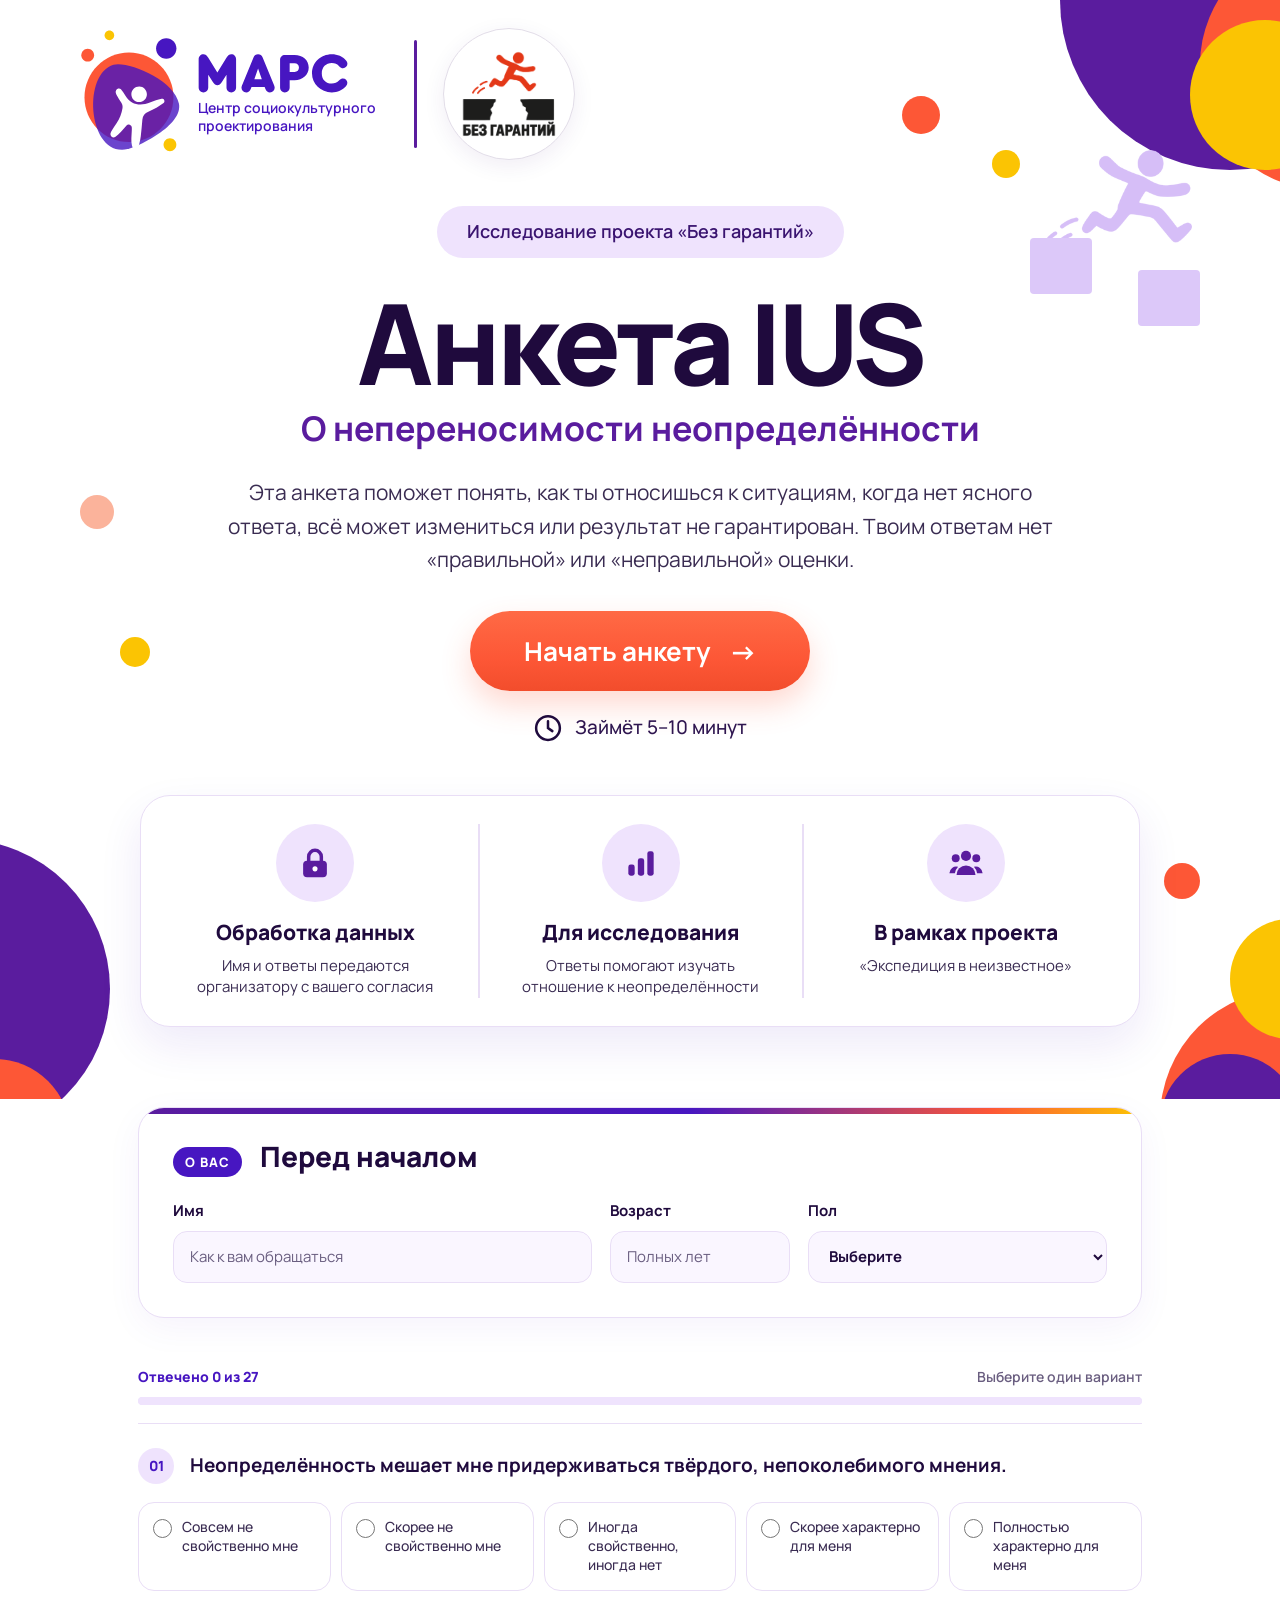
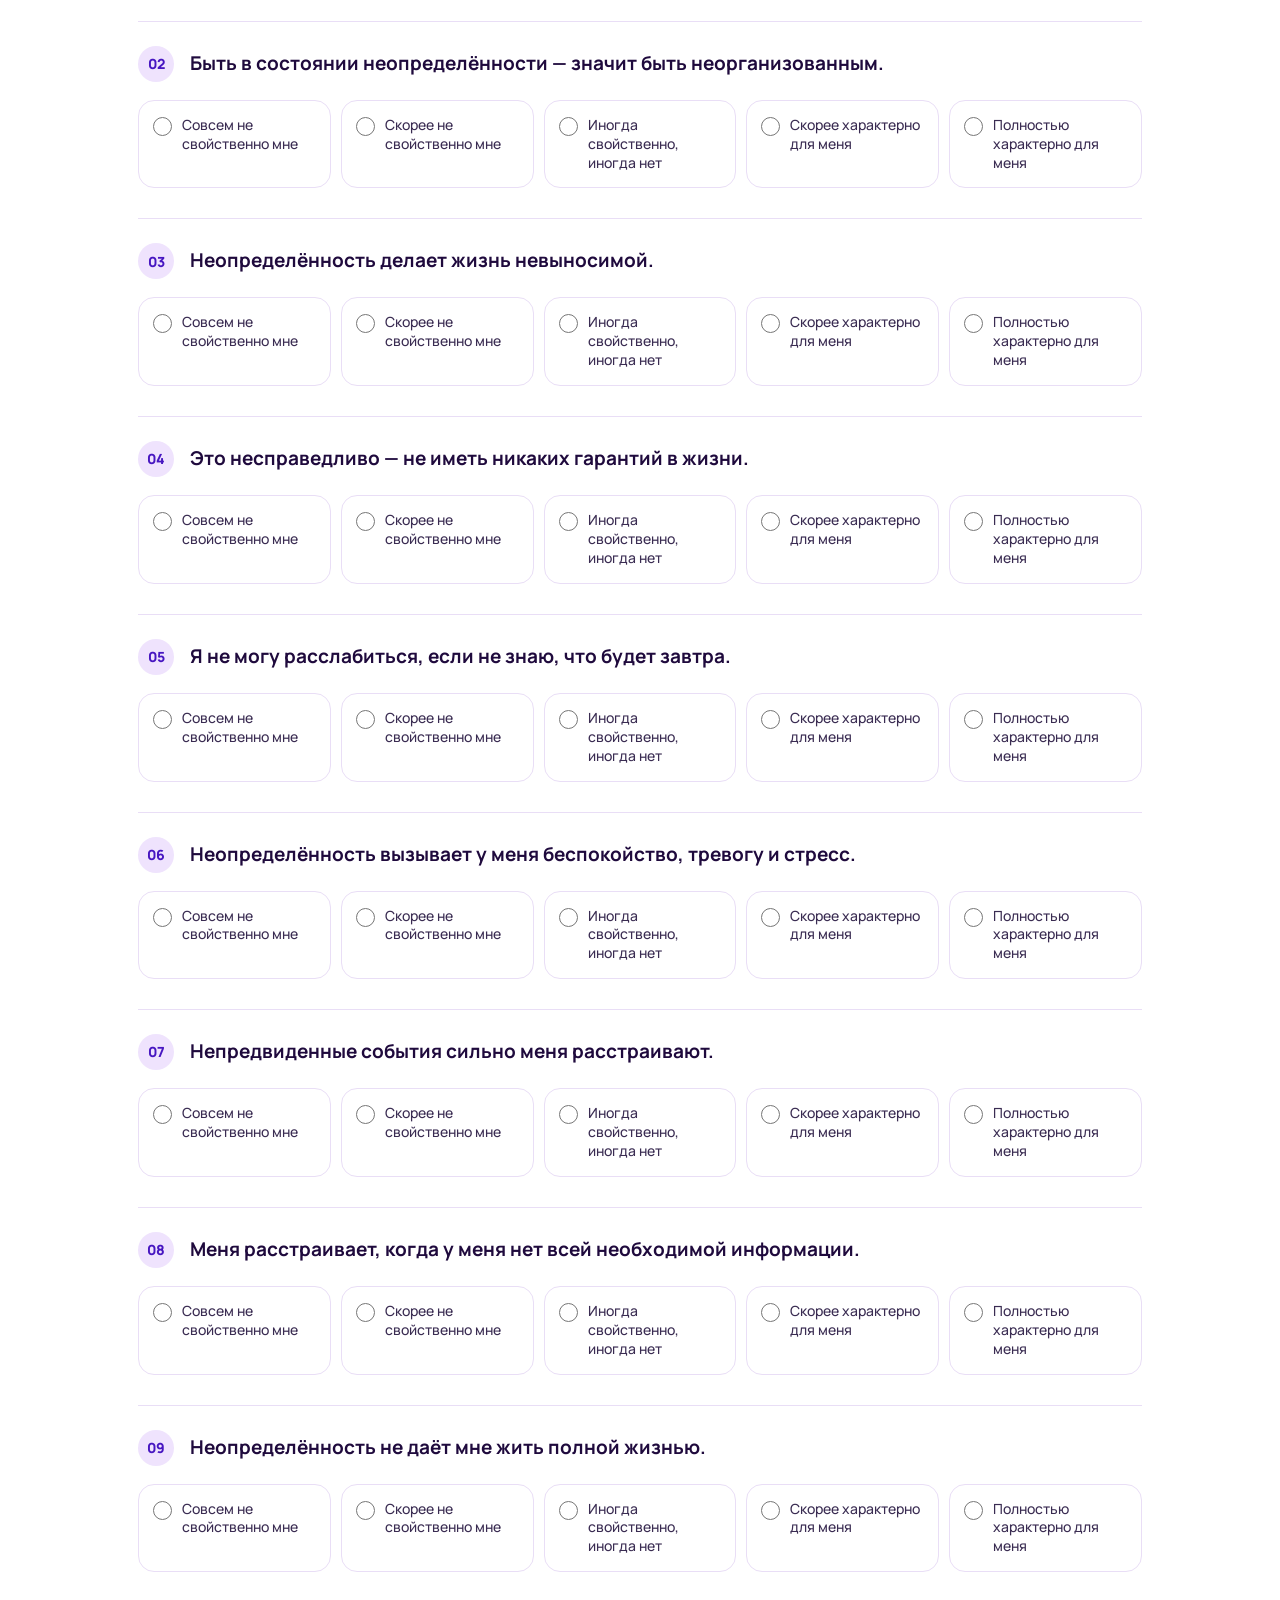
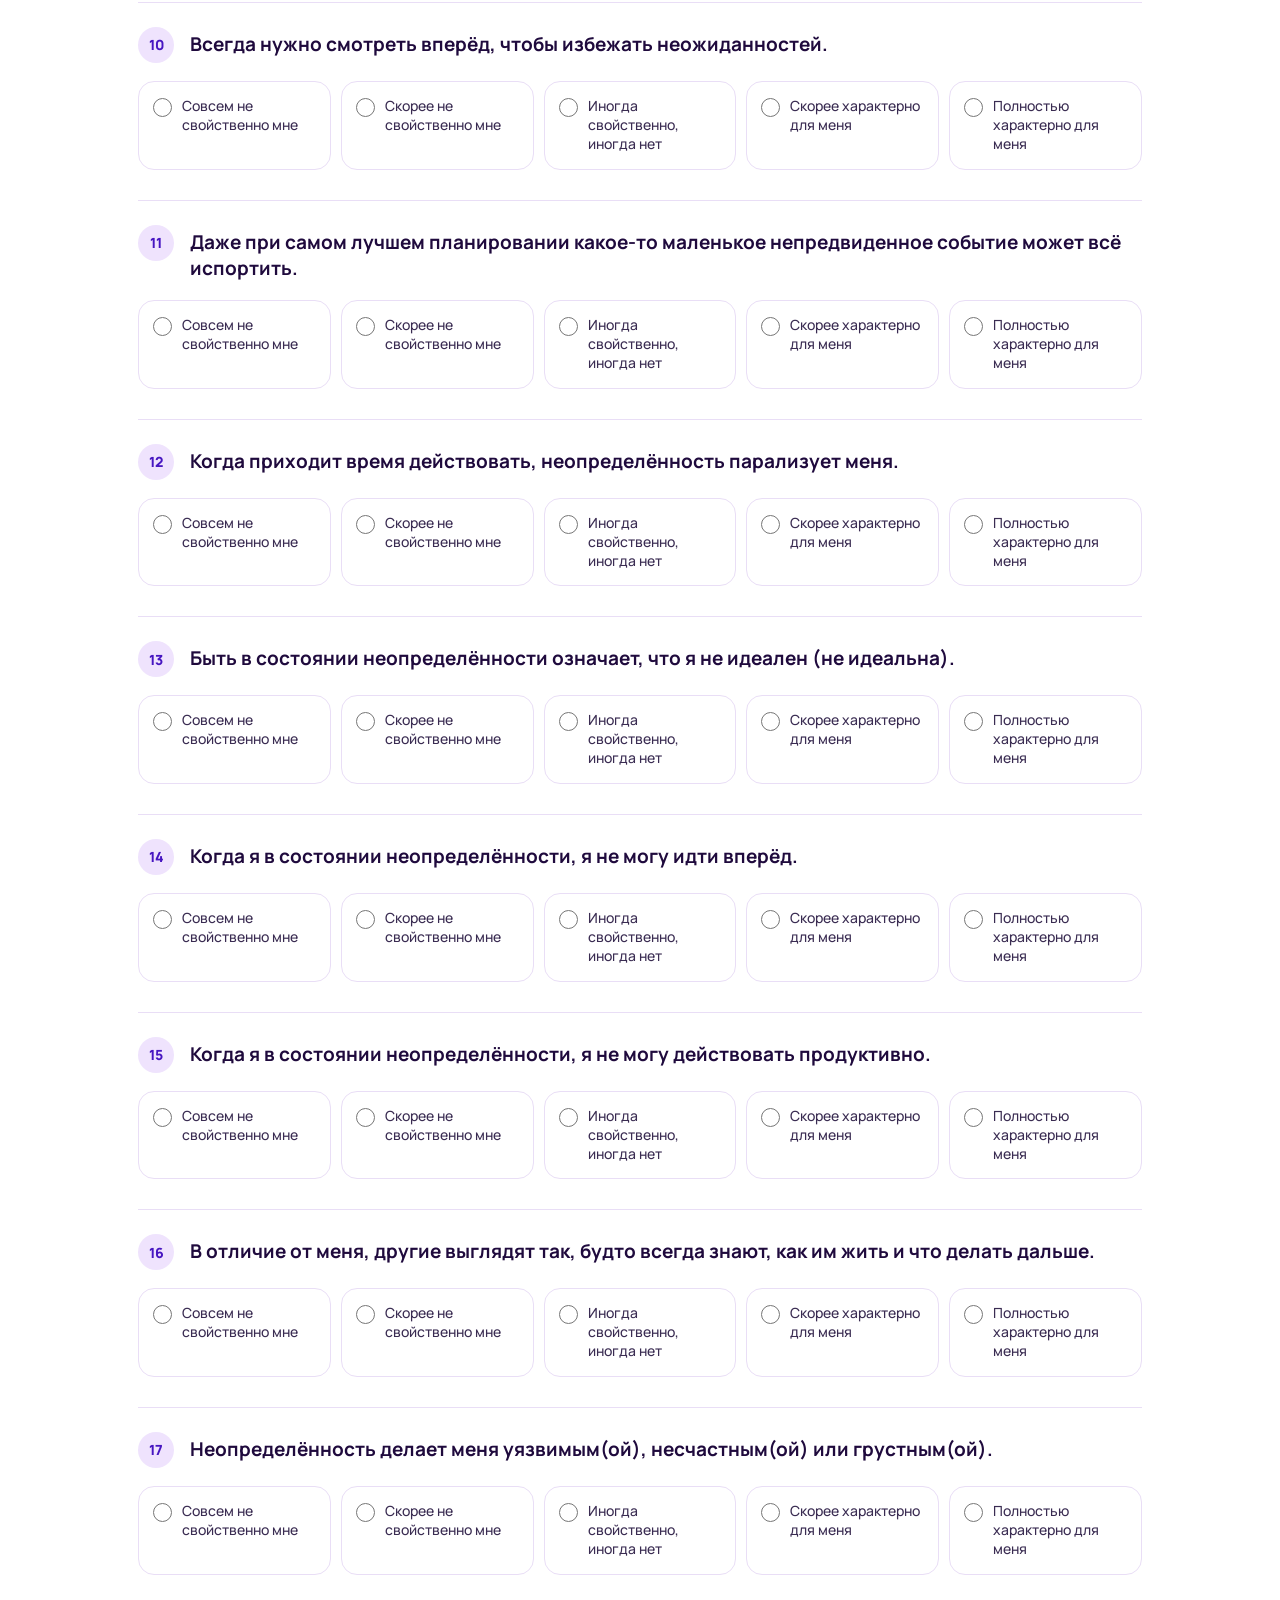
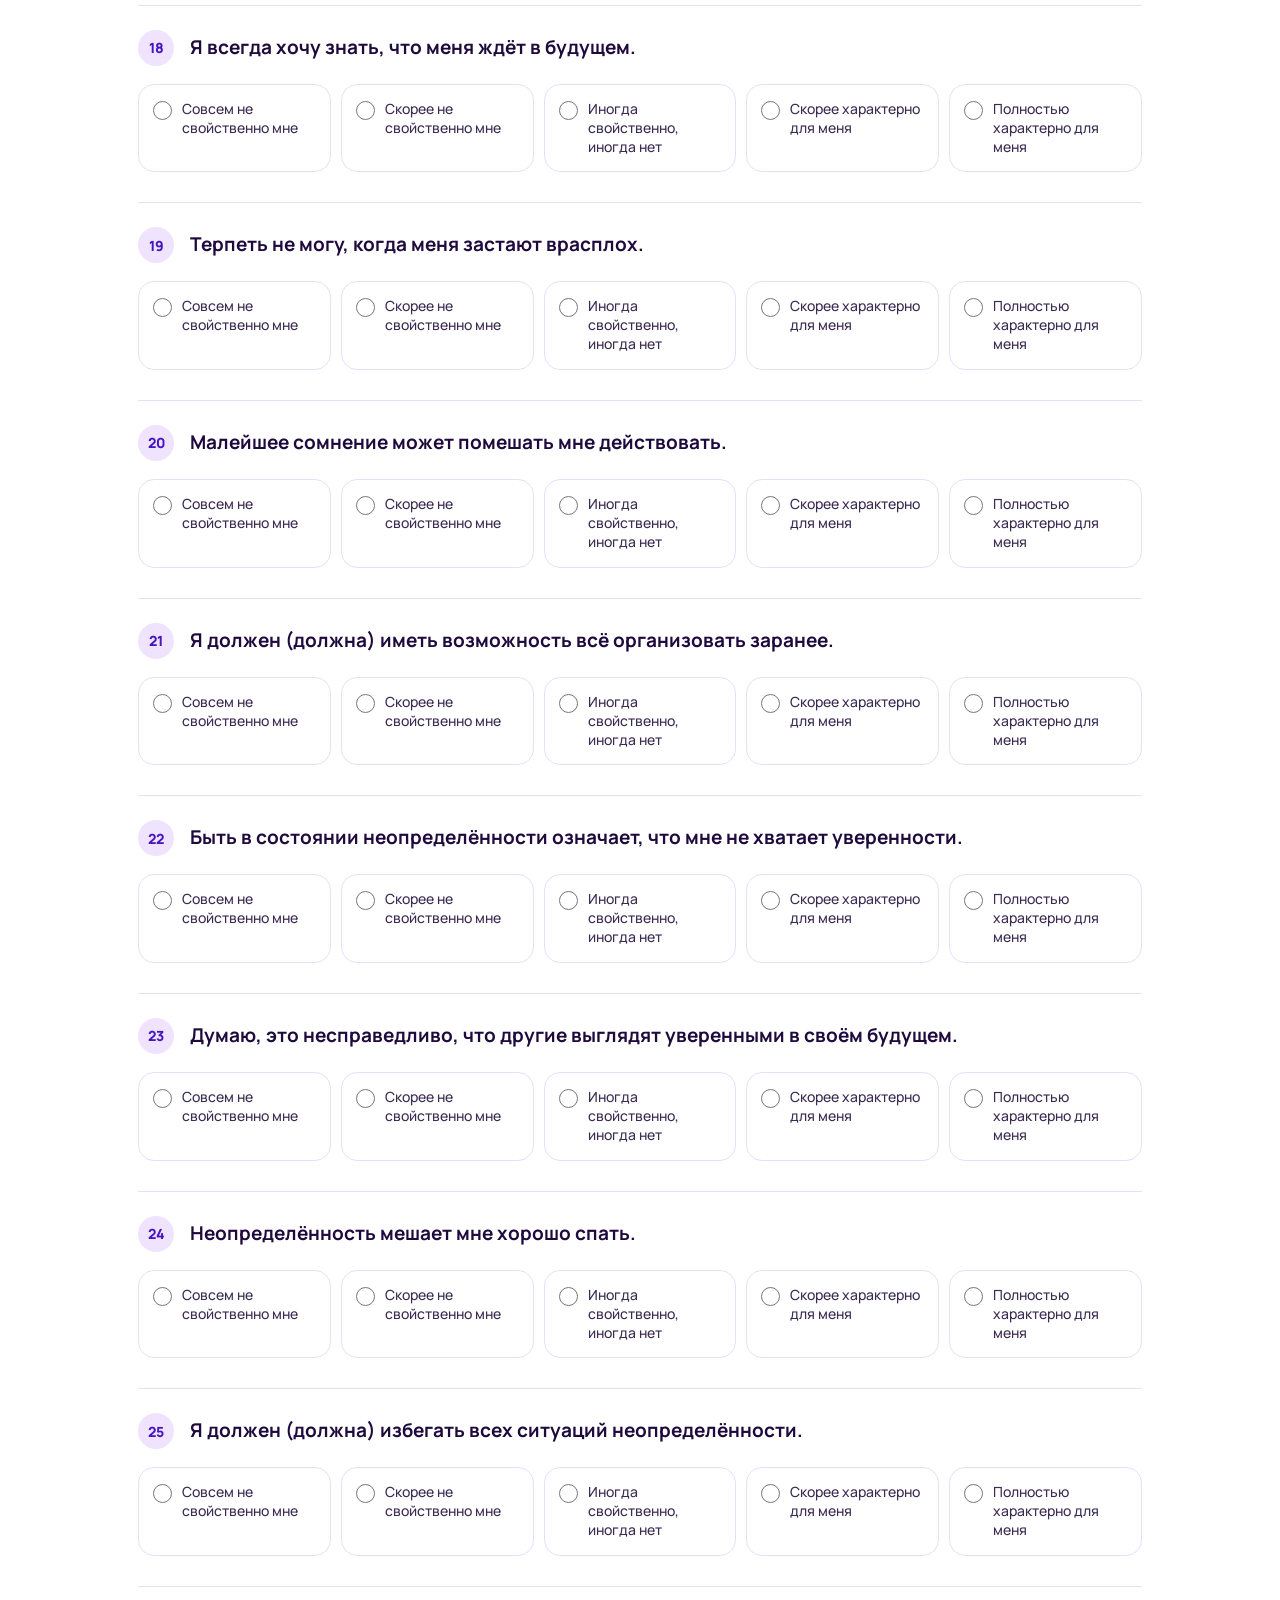
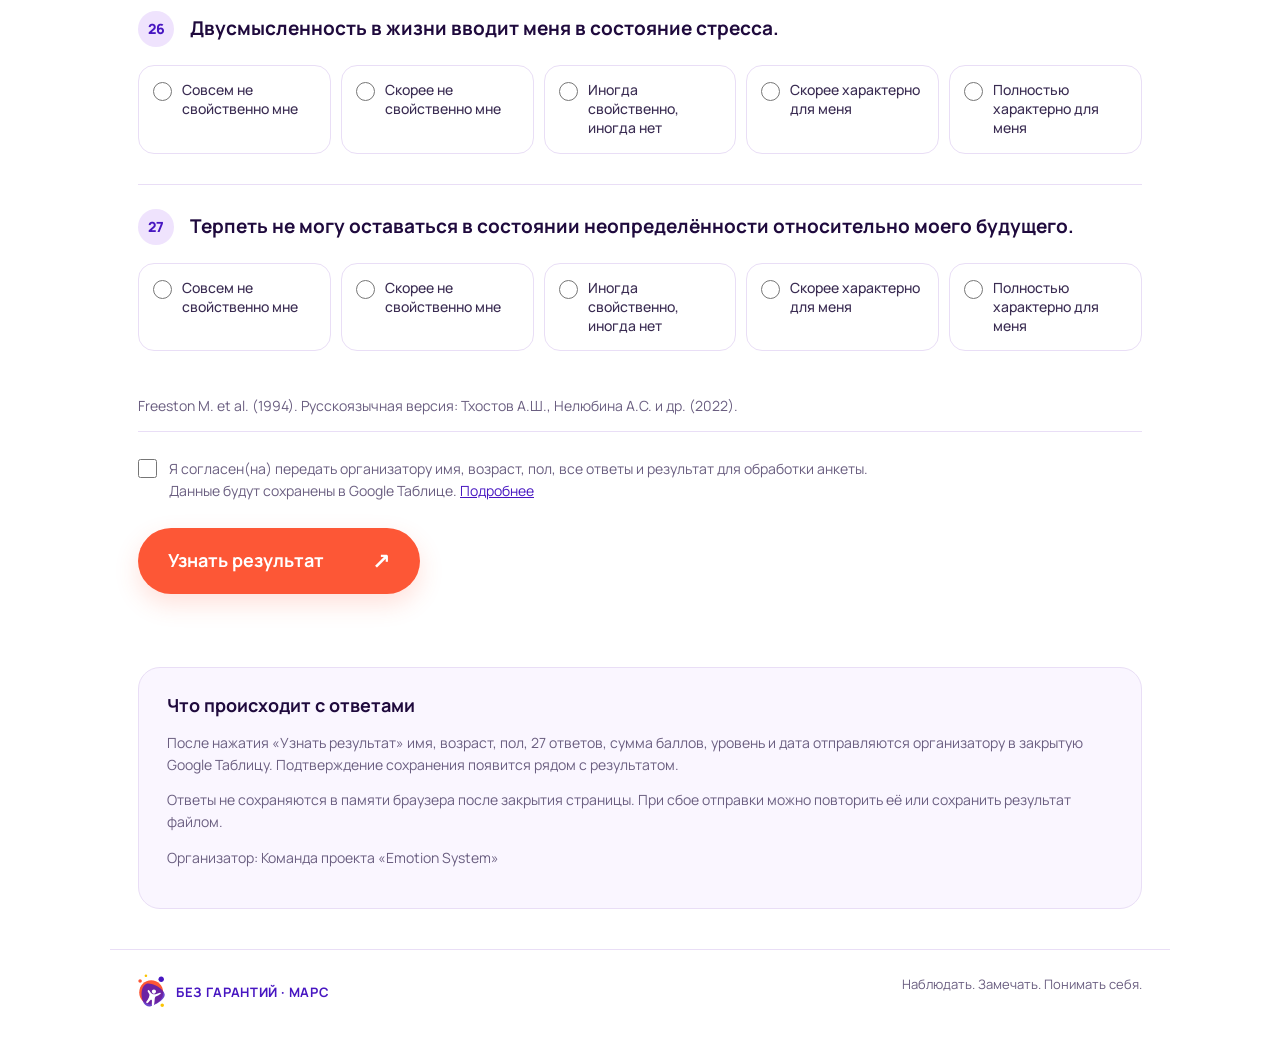
<file: docs/index.html>
<!doctype html>
<html lang="ru">
<head>
  <meta charset="utf-8">
  <meta name="viewport" content="width=device-width,initial-scale=1">
  <meta name="description" content="Анкета о переносимости неопределённости. 27 утверждений, результат сразу после заполнения.">
  <meta name="referrer" content="no-referrer">
  <title>Анкета IUS — Без гарантий · МАРС</title>
  <meta name="theme-color" content="#4716c1">
  <link rel="icon" href="mars-mark.svg" type="image/svg+xml">
  <link rel="preconnect" href="https://fonts.googleapis.com">
  <link rel="preconnect" href="https://fonts.gstatic.com" crossorigin>
  <link rel="stylesheet" href="https://fonts.googleapis.com/css2?family=Manrope:wght@400;500;600;700;800&display=swap">
  <link rel="stylesheet" href="styles.css?v=mars-brand-20261109">
  <script defer src="config.js?v=20261104-original-results"></script>
  <script defer src="scoring.js"></script>
  <script defer src="app.js?v=20261104-sex-options"></script>
</head>
<body>
  <a class="skip" href="#main">Перейти к анкете</a>
  <div class="hero">
    <div class="deco" aria-hidden="true"><i class="blob blob-tr1"></i><i class="blob blob-tr2"></i><i class="blob blob-tr3"></i><i class="blob blob-bl1"></i><i class="blob blob-bl2"></i><i class="blob blob-br1"></i><i class="blob blob-br2"></i><i class="blob blob-br3"></i><i class="dot dot-1"></i><i class="dot dot-2"></i><i class="dot dot-3"></i><i class="dot dot-4"></i><i class="dot dot-5"></i><span class="jumper"><img src="jumper.png" alt=""><b></b><b></b></span></div>
    <header class="masthead">
      <a class="mars" href="#main" aria-label="МАРС — Центр социокультурного проектирования"><img class="mars-mark" src="mars-mark.svg" alt=""><span class="mars-text"><img class="mars-wordmark" src="mars-wordmark.svg" alt=""><span>Центр социокультурного проектирования</span></span></a>
      <span class="brand-divider" aria-hidden="true"></span>
      <span class="project-badge"><img src="bez-garantiy.png" alt="Без гарантий"></span>
    </header>
    <section class="intro">
      <p class="eyebrow">Исследование проекта «Без гарантий»</p>
      <h1>Анкета IUS</h1>
      <p class="intro-subtitle">О непереносимости неопределённости</p>
      <p class="lead">Эта анкета поможет понять, как ты относишься к ситуациям, когда нет ясного ответа, всё может измениться или результат не гарантирован. Твоим ответам нет «правильной» или «неправильной» оценки.</p>
      <a class="start-link" href="#survey">Начать анкету <span aria-hidden="true">→</span></a>
      <p class="time-hint"><svg viewBox="0 0 24 24" aria-hidden="true"><circle cx="12" cy="12" r="9.5"/><path d="M12 6.5V12l3.5 2.5"/></svg>Займёт 5–10 минут</p>
      <div class="feature-strip">
        <div class="feature"><span class="feature-icon" aria-hidden="true"><svg viewBox="0 0 24 24"><rect x="4.5" y="10.5" width="15" height="10.5" rx="2.5" class="fill"/><path d="M8 10.5V8a4 4 0 0 1 8 0v2.5"/><circle cx="12" cy="15.7" r="1.6" fill="#fff" stroke="none"/></svg></span><strong>Обработка данных</strong><span>Имя и ответы передаются организатору с вашего согласия</span></div>
        <div class="feature"><span class="feature-icon" aria-hidden="true"><svg viewBox="0 0 24 24"><rect x="4" y="13" width="4" height="7" rx="1.5" class="fill"/><rect x="10" y="9" width="4" height="11" rx="1.5" class="fill"/><rect x="16" y="4.5" width="4" height="15.5" rx="1.5" class="fill"/></svg></span><strong>Для исследования</strong><span>Ответы помогают изучать отношение к неопределённости</span></div>
        <div class="feature"><span class="feature-icon" aria-hidden="true"><svg viewBox="0 0 24 24"><circle cx="12" cy="7.5" r="3.2" class="fill"/><circle cx="5.5" cy="9" r="2.5" class="fill"/><circle cx="18.5" cy="9" r="2.5" class="fill"/><path d="M6 19.5a6 6 0 0 1 12 0Z" class="fill"/><path d="M1.5 18.5a4.3 4.3 0 0 1 5.5-4.1 7.5 7.5 0 0 0-2 4.1ZM22.5 18.5a4.3 4.3 0 0 0-5.5-4.1 7.5 7.5 0 0 1 2 4.1Z" class="fill"/></svg></span><strong>В рамках проекта</strong><span>«Экспедиция в неизвестное»</span></div>
      </div>
    </section>
  </div>
  <main id="main">
    <section id="unavailable" class="notice" hidden>
      <h2>Анкета готовится к публикации</h2>
      <p>Сейчас мы проверяем формулировки и подключение отправки. Пожалуйста, вернитесь позже.</p>
    </section>
    <form id="survey" hidden>
      <section class="personal" aria-labelledby="personal-title">
        <div class="section-heading"><span>О вас</span><h2 id="personal-title">Перед началом</h2></div>
        <div class="fields">
          <label>Имя<input name="participantName" autocomplete="given-name" maxlength="100" required placeholder="Как к вам обращаться"></label>
          <label>Возраст<input name="age" type="number" inputmode="numeric" min="1" max="120" step="1" required placeholder="Полных лет"></label>
          <label>Пол<select name="sex" required><option value="">Выберите</option><option value="male">Мужчина</option><option value="female">Женщина</option></select></label>
        </div>
      </section>
      <div class="progress-wrap">
        <div class="progress-header"><span id="progress-text">Отвечено 0 из 27</span><span>Выберите один вариант</span></div>
        <progress id="progress" max="27" value="0" aria-label="Заполнение анкеты"></progress>
      </div>
      <section id="questions" aria-label="Утверждения анкеты"></section>
      <p class="note">Freeston M. et al. (1994). Русскоязычная версия: Тхостов А.Ш., Нелюбина А.С. и др. (2022).</p>
      <section class="submit-section">
        <label class="consent"><input type="checkbox" name="consent" required><span>Я согласен(на) передать организатору имя, возраст, пол, все ответы и результат для обработки анкеты. Данные будут сохранены в Google Таблице. <a href="#privacy">Подробнее</a></span></label>
        <label class="honeypot" aria-hidden="true">Оставьте пустым<input name="website" tabindex="-1" autocomplete="off"></label>
        <button class="primary" id="submit" type="submit">Узнать результат <span aria-hidden="true">↗</span></button>
        <p id="form-message" role="alert"></p>
      </section>
    </form>
    <section id="result" class="result" tabindex="-1" aria-labelledby="result-title" hidden>
      <p class="eyebrow">ВАШ РЕЗУЛЬТАТ</p>
      <h2 id="result-title"></h2>
      <p class="score"><strong id="score"></strong><span>из 135</span></p>
      <div id="segments" class="segments" aria-hidden="true"></div>
      <div class="scale-labels"><span>0</span><span>135</span></div>
      <p id="interpretation"></p>
      <p class="note" id="result-disclaimer">Результат теста не является диагнозом. Клинических порогов у шкалы нет — диапазоны даны по размаху шкалы как ориентир; информативнее всего сравнивать свой балл в динамике.</p>
      <div class="delivery"><span id="delivery-status" role="status" aria-live="polite"></span><button id="retry" class="secondary" type="button" hidden>Повторить отправку</button></div>
      <div class="actions"><button id="copy" class="secondary" type="button">Скопировать результат</button><button id="download" class="secondary" type="button">Сохранить ответы</button><button id="again" class="text-button" type="button">Пройти ещё раз</button></div>
      <h2>Что дальше</h2>
      <p>Если число оказалось выше, чем вы ожидали, — это не приговор и не повод принимать решения прямо сейчас. Состояние, которое измеряет опросник, меняется; вопрос не в цифре, а в том, мешает ли оно вам жить.</p>
    </section>
    <section id="privacy" class="privacy">
      <h2>Что происходит с ответами</h2>
      <p>После нажатия «Узнать результат» имя, возраст, пол, 27 ответов, сумма баллов, уровень и дата отправляются организатору в закрытую Google Таблицу. Подтверждение сохранения появится рядом с результатом.</p>
      <p>Ответы не сохраняются в памяти браузера после закрытия страницы. При сбое отправки можно повторить её или сохранить результат файлом.</p>
      <p id="owner"></p><p id="contact"></p>
    </section>
  </main>
  <footer><span class="footer-brand"><img src="mars-mark.svg" alt="">Без гарантий · МАРС</span><span>Наблюдать. Замечать. Понимать себя.</span></footer>
</body>
</html>
</file>
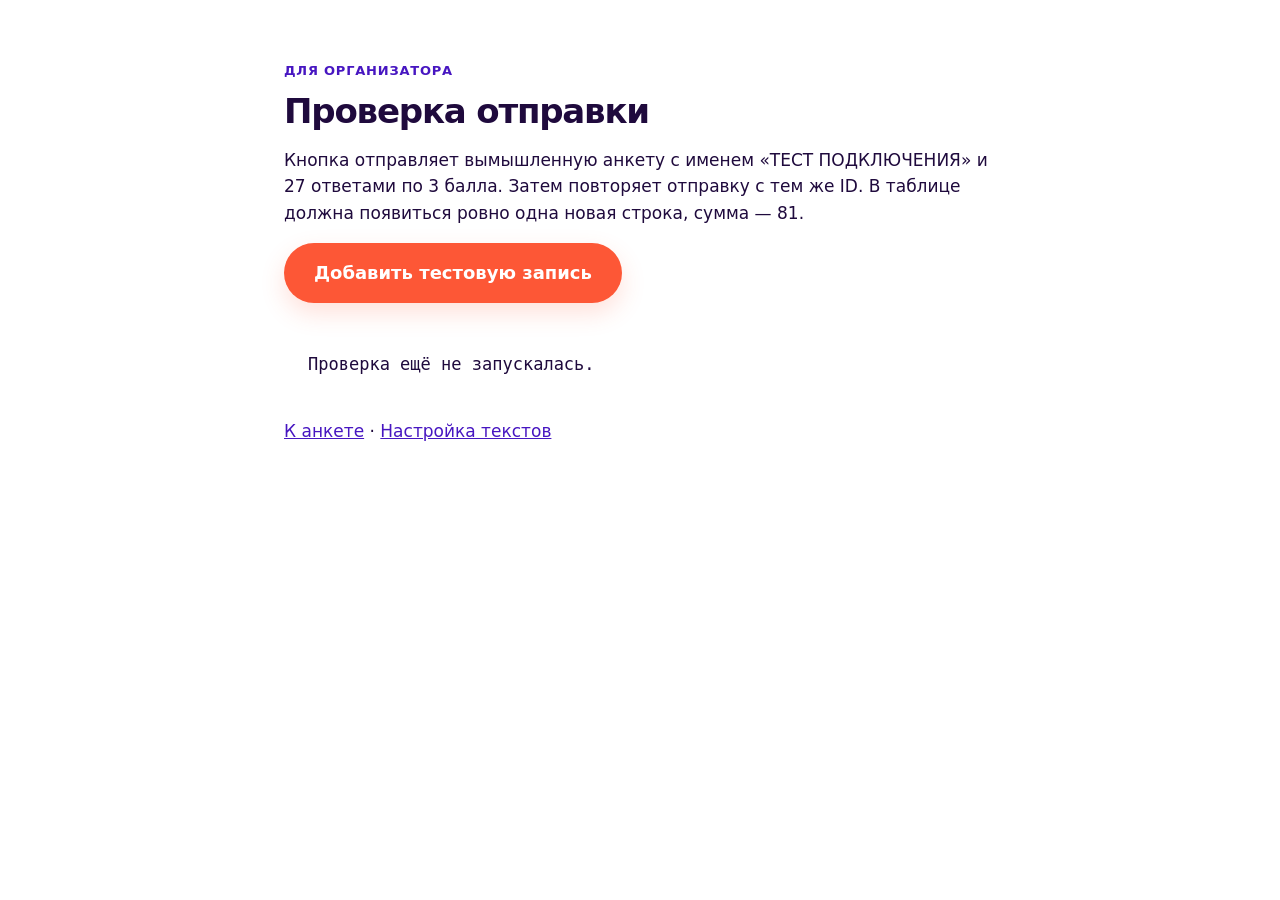
<file: docs/connection.html>
<!doctype html><html lang="ru"><head><meta charset="utf-8"><meta name="viewport" content="width=device-width,initial-scale=1"><meta name="robots" content="noindex"><title>Проверка отправки · IUS</title><link rel="stylesheet" href="styles.css"><script defer src="config.js?v=2"></script><script defer src="connection.js?v=3"></script></head><body><main style="max-width:760px;padding:48px 24px"><p class="eyebrow">ДЛЯ ОРГАНИЗАТОРА</p><h1>Проверка отправки</h1><p>Кнопка отправляет вымышленную анкету с именем «ТЕСТ ПОДКЛЮЧЕНИЯ» и 27 ответами по 3 балла. Затем повторяет отправку с тем же ID. В таблице должна появиться ровно одна новая строка, сумма — 81.</p><button id="test-connection" class="primary">Добавить тестовую запись</button><pre id="test-status" role="status" style="white-space:pre-wrap;overflow-wrap:anywhere;background:white;padding:24px;margin-top:24px">Проверка ещё не запускалась.</pre><p><a href="./">К анкете</a> · <a href="setup.html">Настройка текстов</a></p></main></body></html>
</file>
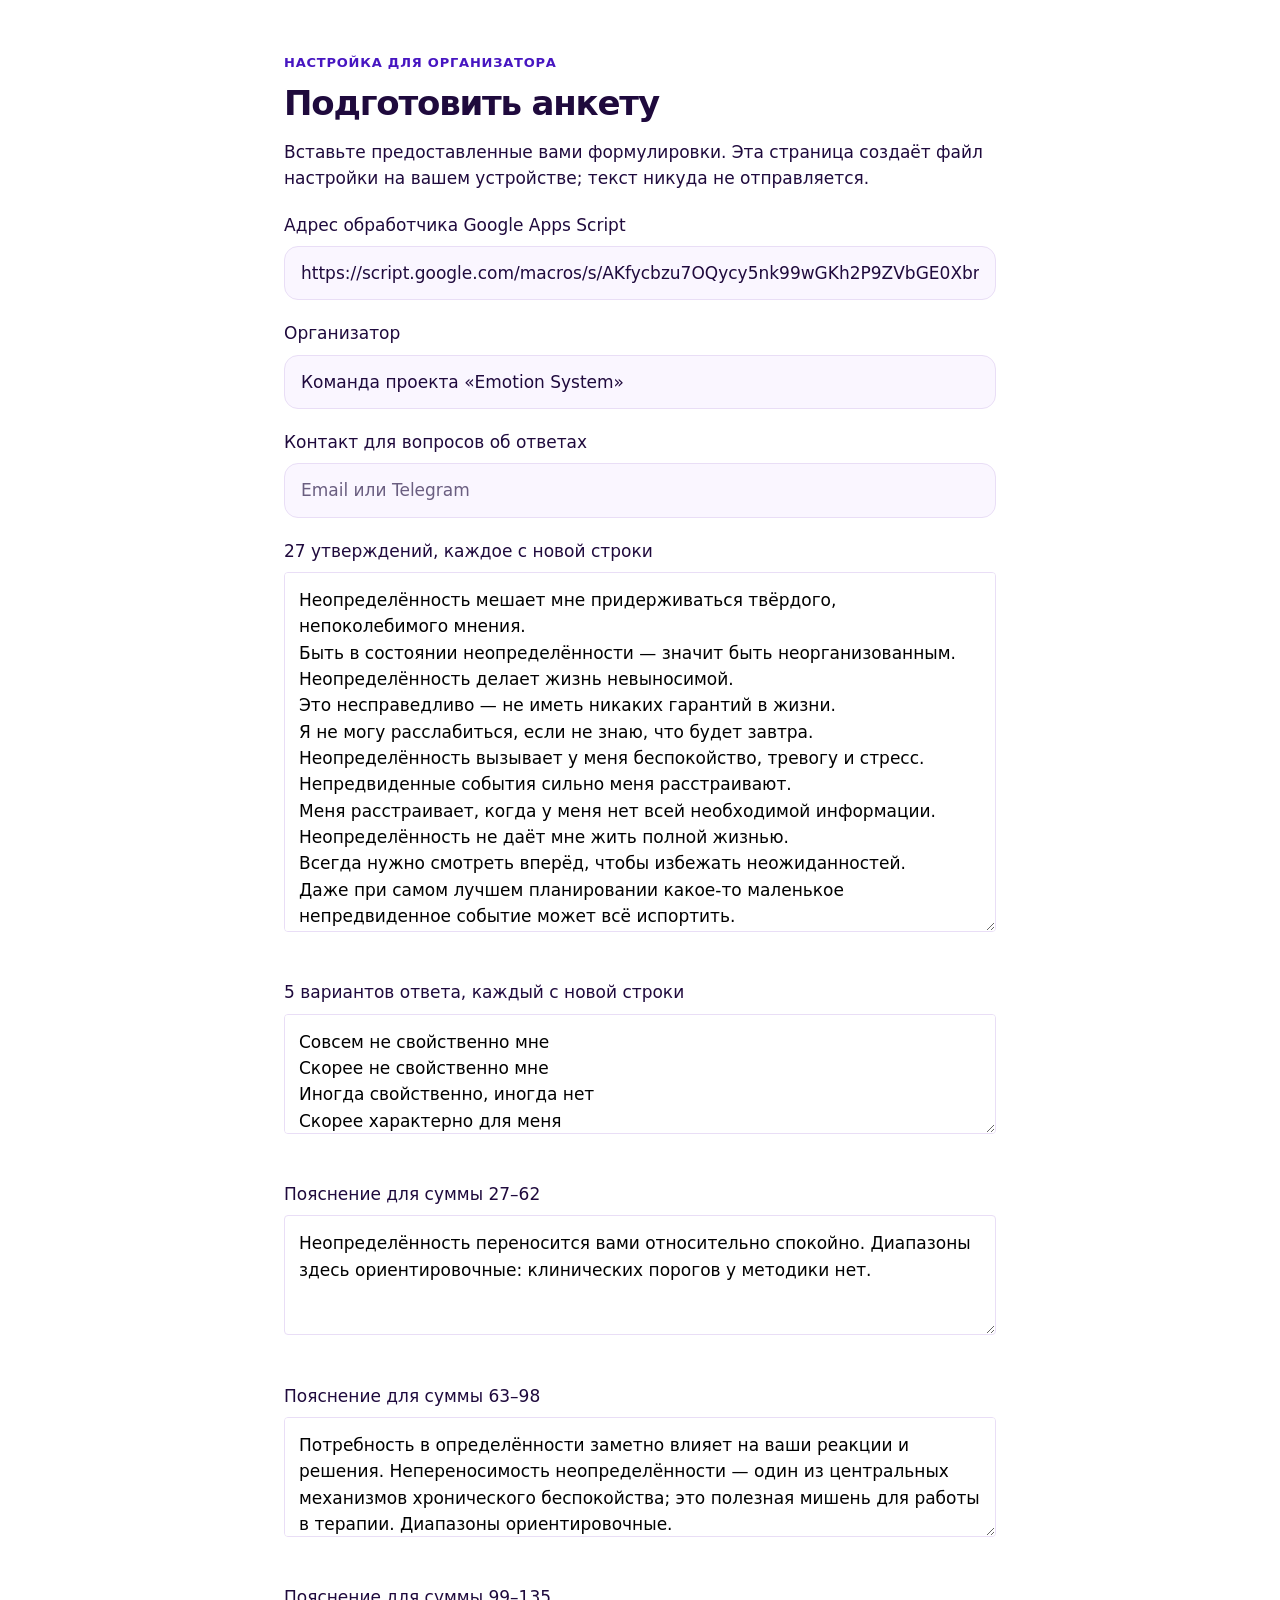
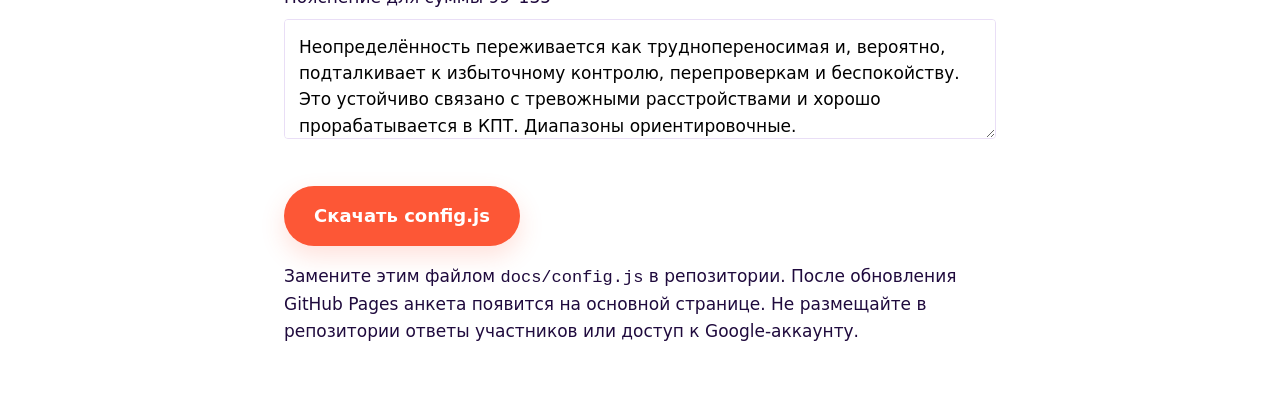
<file: docs/setup.html>
<!doctype html><html lang="ru"><head><meta charset="utf-8"><meta name="viewport" content="width=device-width,initial-scale=1"><title>Подготовка анкеты</title><link rel="stylesheet" href="styles.css"><style>textarea{width:100%;min-height:120px;padding:14px;font:inherit;border:1px solid var(--line);border-radius:4px;margin:8px 0 20px}label{display:block;margin:20px 0}#items{min-height:360px}.setup{max-width:760px;padding:40px 24px}.setup input{margin-top:8px}</style><script defer src="config.js"></script></head><body><main class="setup"><p class="eyebrow">НАСТРОЙКА ДЛЯ ОРГАНИЗАТОРА</p><h1>Подготовить анкету</h1><p>Вставьте предоставленные вами формулировки. Эта страница создаёт файл настройки на вашем устройстве; текст никуда не отправляется.</p><form id="setup"><label>Адрес обработчика Google Apps Script<input id="endpoint" type="url" required placeholder="https://script.google.com/macros/s/…/exec"></label><label>Организатор<input id="owner" required maxlength="200"></label><label>Контакт для вопросов об ответах<input id="contact" required maxlength="200" placeholder="Email или Telegram"></label><label>27 утверждений, каждое с новой строки<textarea id="items" required></textarea></label><label>5 вариантов ответа, каждый с новой строки<textarea id="options" required></textarea></label><label>Пояснение для суммы 27–62<textarea id="low" required></textarea></label><label>Пояснение для суммы 63–98<textarea id="medium" required></textarea></label><label>Пояснение для суммы 99–135<textarea id="high" required></textarea></label><button class="primary">Скачать config.js</button><p id="message" role="status"></p></form><p>Замените этим файлом <code>docs/config.js</code> в репозитории. После обновления GitHub Pages анкета появится на основной странице. Не размещайте в репозитории ответы участников или доступ к Google-аккаунту.</p></main><script>
window.addEventListener('DOMContentLoaded',()=>{const $=id=>document.getElementById(id),cfg=window.SURVEY_CONFIG;$('endpoint').value=cfg.endpoint;$('owner').value=cfg.owner;$('contact').value=cfg.contact;$('items').value=cfg.questions.join('\n');$('options').value=cfg.options.join('\n');['low','medium','high'].forEach((id,i)=>$(id).value=cfg.bands[i].text);$('setup').addEventListener('submit',e=>{e.preventDefault();const questions=$('items').value.split(/\r?\n/).map(s=>s.trim().replace(/^\d+[.)]\s*/, '')).filter(Boolean),options=$('options').value.split(/\r?\n/).map(s=>s.trim()).filter(Boolean);if(questions.length!==27||options.length!==5){$('message').textContent='Нужно ровно 27 утверждений и 5 вариантов ответа.';return;}if(!/^https:\/\/script\.google\.com\/macros\/s\/[\w-]+\/exec$/.test($('endpoint').value)){$('message').textContent='Укажите опубликованный адрес Google Apps Script, который заканчивается на /exec.';return;}const next={...cfg,questions,options,endpoint:$('endpoint').value,owner:$('owner').value.trim(),contact:$('contact').value.trim(),bands:cfg.bands.map((b,i)=>({...b,text:$(['low','medium','high'][i]).value.trim()}))};const url=URL.createObjectURL(new Blob(['window.SURVEY_CONFIG = '+JSON.stringify(next,null,2)+';\n'],{type:'text/javascript;charset=utf-8'}));const a=document.createElement('a');a.href=url;a.download='config.js';a.click();setTimeout(()=>URL.revokeObjectURL(url),1000);$('message').textContent='Файл подготовлен. Замените docs/config.js в репозитории.';});});
</script></body></html>
</file>
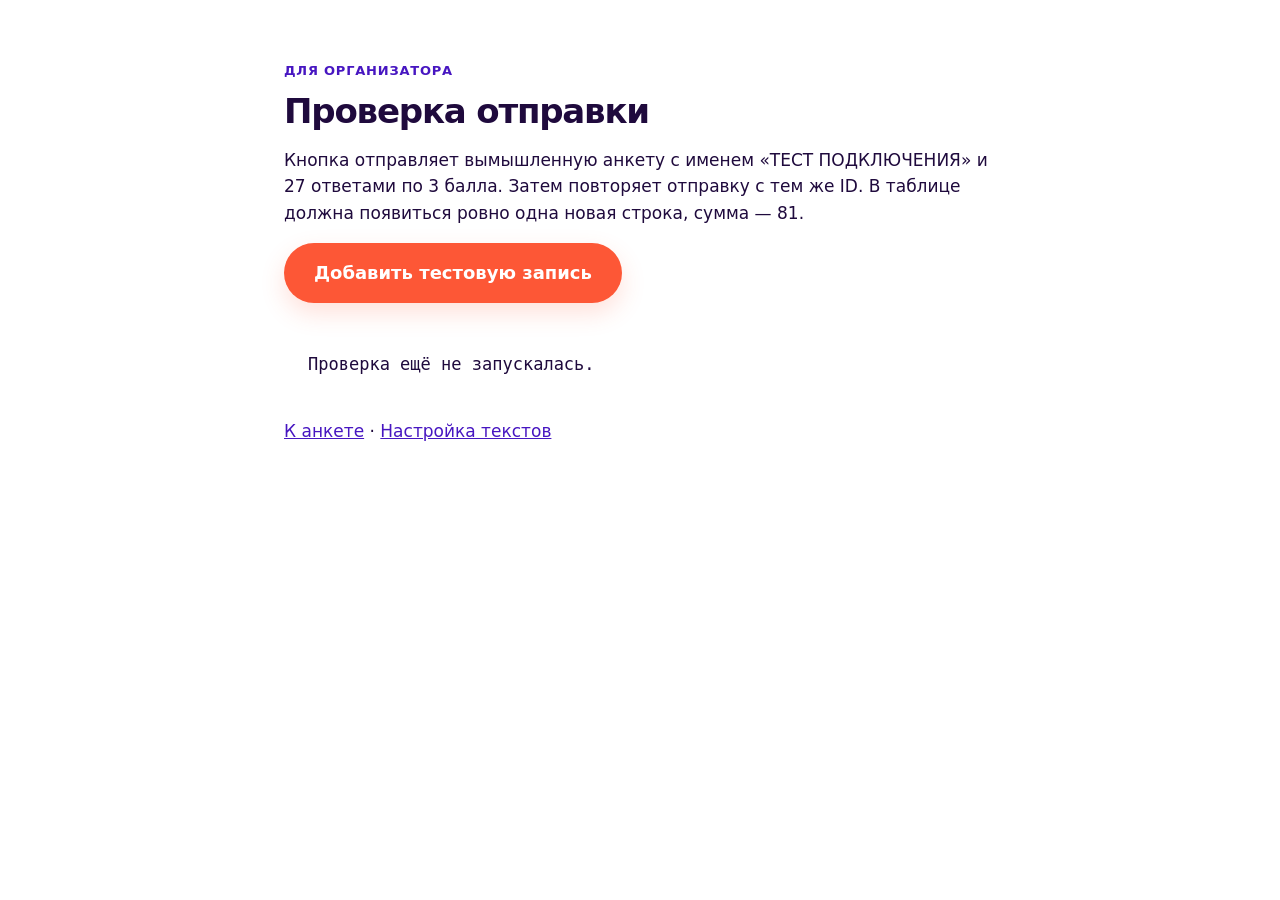
<file: docs/verify-delivery.html>
<!doctype html><html lang="ru"><head><meta charset="utf-8"><meta name="viewport" content="width=device-width,initial-scale=1"><meta name="robots" content="noindex"><title>Проверка отправки · IUS</title><link rel="stylesheet" href="styles.css"><script>window.SURVEY_CONFIG = {
  version: 'ius-27-v1',
  endpoint: 'https://script.google.com/macros/s/AKfycbzu7OQycy5nk99wGKh2P9ZVbGE0Xbmpjyrx5C5rhtn12UCeK034X8kFt0mBEmU126tsnQ/exec',
  title: 'Как вы переносите неопределённость',
  owner: 'Команда проекта «Emotion System»',
  contact: '',
  questions: [],
  options: ['Совсем не свойственно', 'Скорее не свойственно', 'Отчасти свойственно', 'Скорее свойственно', 'Полностью свойственно'],
  bands: [
    { max: 62, level: 'Низкая непереносимость неопределённости', text: 'Ваши ответы соответствуют нижнему ориентировочному диапазону шкалы.' },
    { max: 98, level: 'Средняя непереносимость неопределённости', text: 'Ваши ответы соответствуют среднему ориентировочному диапазону шкалы.' },
    { max: 135, level: 'Высокая непереносимость неопределённости', text: 'Ваши ответы соответствуют верхнему ориентировочному диапазону шкалы.' }
  ]
};
</script><script defer src="verify-delivery.js"></script></head><body><main style="max-width:760px;padding:48px 24px"><p class="eyebrow">ДЛЯ ОРГАНИЗАТОРА</p><h1>Проверка отправки</h1><p>Кнопка отправляет вымышленную анкету с именем «ТЕСТ ПОДКЛЮЧЕНИЯ» и 27 ответами по 3 балла. Затем повторяет отправку с тем же ID. В таблице должна появиться ровно одна новая строка, сумма — 81.</p><button id="test-connection" class="primary">Добавить тестовую запись</button><pre id="test-status" role="status" style="white-space:pre-wrap;overflow-wrap:anywhere;background:white;padding:24px;margin-top:24px">Проверка ещё не запускалась.</pre><p><a href="./">К анкете</a> · <a href="setup.html">Настройка текстов</a></p></main></body></html>
</file>
<file: docs/styles.css>
/* МАРС brand palette — colors taken from logo_final_MARS.pdf */
:root{
  --purple:#4716c1;--plum:#5a1c9e;--violet:#6a2fbe;
  --orange:#fd5736;--orange-dark:#e8401f;--yellow:#fbc403;
  --ink:#1f0a3d;--text:#3a2c52;--muted:#6a5e80;
  --lilac:#efe3fd;--lilac-2:#dcc8f9;--line:#e9def6;--tint:#faf6ff;
  --bg:#fff;--paper:#fff;--error:#c22a3c;
  --radius:18px;
  font-family:Manrope,system-ui,-apple-system,'Segoe UI',sans-serif;
  color:var(--ink);background:var(--bg);font-size:17px;line-height:1.55;
  color-scheme:light;
}
*{box-sizing:border-box}
html{overflow-x:clip}
body{margin:0;background:var(--bg)}
a{color:var(--purple)}
button,input,select,textarea{font:inherit}
button{cursor:pointer}button:disabled{cursor:wait;opacity:.6}
[hidden]{display:none!important}
:focus-visible{outline:3px solid var(--yellow);outline-offset:3px}
.skip{position:absolute;top:-100px;left:12px;background:#fff;padding:12px 16px;border-radius:10px;z-index:20}.skip:focus{top:12px}
h1,h2,h3{text-wrap:balance}
h1{font-weight:800;line-height:1.05;letter-spacing:-.035em;margin:0 0 16px}
h2{font-size:24px;font-weight:700;line-height:1.3}
.eyebrow{font-size:13px;font-weight:700;letter-spacing:.06em;text-transform:uppercase;color:var(--purple)}
.note{font-size:14px;color:var(--muted)}
main{max-width:1060px;margin:0 auto;padding:0 28px;position:relative;z-index:1}

/* ---------- Hero ---------- */
.hero{position:relative;overflow:hidden;padding:0 28px 72px}
.deco{position:absolute;inset:0;pointer-events:none;z-index:0}
.deco i{position:absolute;display:block;border-radius:50%}
.blob-tr1{width:340px;height:340px;right:-120px;top:-170px;background:var(--plum)}
.blob-tr2{width:250px;height:250px;right:-170px;top:-60px;background:var(--orange)}
.blob-tr3{width:150px;height:150px;right:-60px;top:20px;background:var(--yellow)}
.blob-bl1{width:300px;height:300px;left:-190px;bottom:-40px;background:var(--plum)}
.blob-bl2{width:150px;height:150px;left:-80px;bottom:-110px;background:var(--orange)}
.blob-br1{width:260px;height:260px;right:-140px;bottom:-150px;background:var(--orange)}
.blob-br2{width:140px;height:140px;right:-20px;bottom:-95px;background:var(--plum)}
.blob-br3{width:120px;height:120px;right:-70px;bottom:60px;background:var(--yellow)}
.dot{width:34px;height:34px}
.dot-1{left:max(16px,calc(50% - 560px));top:45%;background:#fbb39b}
.dot-2{left:max(30px,calc(50% - 520px));top:58%;background:var(--yellow);width:30px;height:30px}
.dot-3{right:calc(50% - 300px);top:96px;background:var(--orange);width:38px;height:38px}
.dot-4{right:calc(50% - 380px);top:150px;background:var(--yellow);width:28px;height:28px}
.dot-5{right:max(40px,calc(50% - 560px));bottom:200px;background:var(--orange);width:36px;height:36px}
.jumper{position:absolute;right:max(36px,calc(50% - 560px));top:150px;width:170px;height:150px}
.jumper img{position:absolute;width:150px;left:12px;top:0}
.jumper b{position:absolute;bottom:0;width:62px;height:56px;background:var(--lilac-2);border-radius:4px}
.jumper b:first-of-type{left:0;bottom:6px}.jumper b:last-of-type{right:0;bottom:-26px}

.masthead{position:relative;z-index:2;max-width:1120px;margin:0 auto;padding:28px 0 0;display:flex;align-items:center;gap:26px}
.mars{display:flex;align-items:center;gap:14px;text-decoration:none;color:var(--purple)}
.mars-mark{width:104px;height:auto;display:block}
.mars-text{display:flex;flex-direction:column;gap:6px}
.mars-wordmark{width:150px;height:auto;display:block}
.mars-text span{font-size:14px;font-weight:600;line-height:1.25;max-width:190px;color:var(--purple)}
.brand-divider{align-self:stretch;width:3px;margin:12px 0;border-radius:3px;background:var(--plum)}
.project-badge{display:grid;place-items:center;width:132px;height:132px;flex:none;border-radius:50%;background:#fff;border:1.5px solid #e2dde8;box-shadow:0 6px 22px #3b136f12}
.project-badge img{width:96px;height:auto;display:block}

.intro{position:relative;z-index:1;max-width:1000px;margin:0 auto;padding:46px 0 0;text-align:center}
.intro .eyebrow{display:inline-block;margin:0;padding:12px 30px;border-radius:999px;background:var(--lilac);color:#3a1470;font-size:18px;font-weight:600;letter-spacing:0;text-transform:none}
.intro h1{font-size:clamp(56px,9.6vw,112px);margin:26px 0 6px;color:var(--ink)}
.intro-subtitle{font-size:clamp(22px,3.2vw,34px);font-weight:700;line-height:1.25;color:var(--plum);margin:0 0 26px;text-wrap:balance}
.lead{font-size:clamp(17px,2vw,21px);line-height:1.6;color:var(--text);max-width:860px;margin:0 auto 34px;text-wrap:pretty}
.start-link{display:inline-flex;align-items:center;justify-content:center;gap:18px;min-width:340px;padding:20px 44px;border-radius:999px;background:linear-gradient(180deg,#ff6a45,var(--orange) 60%,#f24d2c);color:#fff;text-decoration:none;font-size:26px;font-weight:700;box-shadow:0 14px 30px #fd57363a}
.start-link span{font-size:28px;line-height:1}
.start-link:hover{background:var(--orange-dark)}
.time-hint{display:flex;align-items:center;justify-content:center;gap:12px;font-size:19px;font-weight:500;color:#2f1650;margin:22px 0 52px}
.time-hint svg{width:30px;height:30px;fill:none;stroke:var(--ink);stroke-width:2;stroke-linecap:round}

.feature-strip{position:relative;z-index:2;display:grid;grid-template-columns:repeat(3,minmax(0,1fr));max-width:1060px;margin:0 auto;padding:28px 12px;background:#fff;border:1px solid var(--line);border-radius:30px;box-shadow:0 18px 44px #4716c117}
.feature{display:flex;flex-direction:column;align-items:center;gap:6px;padding:0 24px;color:var(--ink)}
.feature+.feature{border-left:2px solid var(--line)}
.feature-icon{display:grid;place-items:center;width:78px;height:78px;margin-bottom:8px;border-radius:50%;background:var(--lilac)}
.feature-icon svg{width:38px;height:38px;fill:none;stroke:var(--plum);stroke-width:2.2;stroke-linecap:round}
.feature-icon .fill{fill:var(--plum);stroke:none}
.feature strong{font-size:21px;font-weight:800}
.feature>span:last-child{font-size:15px;line-height:1.45;color:var(--text);max-width:260px}

/* ---------- Survey ---------- */
.personal,.result,.notice{background:var(--paper);border:1px solid var(--line);border-radius:26px;box-shadow:0 10px 36px #4716c10d}
.personal{padding:30px 34px 34px;margin-top:8px;position:relative;overflow:hidden}
.personal:before,.result:before{content:"";position:absolute;inset:0 0 auto;height:6px;background:linear-gradient(90deg,var(--plum),var(--purple) 55%,var(--orange) 85%,var(--yellow))}
.section-heading{display:flex;align-items:baseline;gap:18px;flex-wrap:wrap;margin-bottom:22px}
.section-heading>span{font-size:13px;font-weight:800;text-transform:uppercase;letter-spacing:.08em;color:#fff;background:var(--purple);padding:5px 12px;border-radius:999px}
.section-heading h2{margin:0;font-size:28px;font-weight:800}
.fields{display:grid;grid-template-columns:1.4fr .6fr 1fr;gap:18px}
.fields label{display:grid;gap:8px;font-size:15px;font-weight:700}
input:not([type=radio]):not([type=checkbox]),select{width:100%;min-height:52px;padding:13px 16px;border:1.5px solid var(--line);border-radius:14px;background:var(--tint);color:var(--ink)}
input:not([type=radio]):not([type=checkbox]):focus,select:focus{border-color:var(--purple);background:#fff;outline:none;box-shadow:0 0 0 4px #4716c11f}
input::placeholder{color:var(--muted);font-weight:400}

.progress-wrap{position:sticky;top:0;z-index:5;margin:34px -28px 0;padding:14px 28px 4px;background:#ffffffeb;backdrop-filter:blur(8px)}
.progress-header{display:flex;justify-content:space-between;font-size:14px;font-weight:600;color:var(--muted)}
#progress-text{color:var(--purple);font-weight:800}
progress{width:100%;height:8px;border:0;border-radius:99px;margin:10px 0 10px;appearance:none;background:var(--lilac);overflow:hidden}
progress::-webkit-progress-bar{background:var(--lilac);border-radius:99px}
progress::-webkit-progress-value{background:linear-gradient(90deg,var(--purple),var(--orange));border-radius:99px}
progress::-moz-progress-bar{background:linear-gradient(90deg,var(--purple),var(--orange));border-radius:99px}

.question{margin:0;padding:28px 0 30px;border:0;border-top:1px solid var(--line);min-width:0}
.question legend{float:left;width:100%;display:flex;gap:16px;margin-bottom:18px;padding:0;font-size:19px;font-weight:700;line-height:1.4;color:var(--ink)}
.question legend span{flex:none;display:grid;place-items:center;width:36px;height:36px;border-radius:50%;background:var(--lilac);color:var(--purple);font-size:14px;font-weight:800;margin-top:-4px}
.choices{clear:both;display:grid;grid-template-columns:repeat(5,1fr);gap:10px}
.choice{display:flex;align-items:flex-start;gap:10px;min-height:88px;padding:15px 14px;border:1.5px solid var(--line);border-radius:16px;background:#fff;font-size:14px;font-weight:500;line-height:1.35;color:var(--text);cursor:pointer}
.choice:hover{border-color:#b9a0ec;background:var(--tint)}
.choice:has(input:checked){background:var(--lilac);border-color:var(--purple);color:var(--ink);box-shadow:inset 0 0 0 1px var(--purple)}
input[type=radio],input[type=checkbox]{accent-color:var(--purple);width:19px;height:19px;flex-shrink:0;margin:1px 0}
.question.missed legend{color:var(--error)}
.question.missed .choice{border-color:#f0b6bd}
.missed-message{color:var(--error);font-size:14px;font-weight:600;margin-bottom:8px}

.submit-section{padding:26px 0 56px;border-top:1px solid var(--line)}
.consent{display:flex;gap:12px;max-width:760px;margin-bottom:26px;font-size:14px;color:var(--muted);align-items:flex-start}
.primary{display:inline-flex;justify-content:space-between;align-items:center;gap:48px;min-height:58px;padding:16px 30px;border:0;border-radius:999px;background:var(--orange);color:#fff;font-weight:700;font-size:18px;box-shadow:0 10px 24px #fd57362e}
.primary:hover{background:var(--orange-dark)}
.primary>span{font-size:22px}
.secondary{min-height:46px;padding:11px 18px;border:1.5px solid var(--line);border-radius:999px;background:#fff;color:var(--ink);font-weight:600}
.secondary:hover{border-color:var(--purple);color:var(--purple)}
.text-button{background:none;border:0;padding:12px;color:var(--purple);font-weight:700}
.honeypot{position:absolute;left:-10000px;width:1px;height:1px;overflow:hidden}
#form-message{color:var(--error);font-weight:600}

/* ---------- Result ---------- */
.result{position:relative;overflow:hidden;padding:42px 40px;margin:28px 0 46px}
.result .eyebrow{margin:0}
.result h2{font-size:30px;font-weight:800;max-width:640px}
.score{display:flex;align-items:baseline;gap:12px;margin:18px 0}
.score strong{font-size:84px;font-weight:800;line-height:1;letter-spacing:-.04em;color:var(--purple)}
.score span{color:var(--muted);font-weight:600}
.segments{display:grid;grid-template-columns:repeat(42,1fr);gap:3px;margin-top:24px}
.segments span{height:26px;border-radius:3px;background:var(--lilac)}
.segments .on{background:var(--purple)}
.scale-labels{display:flex;justify-content:space-between;margin-top:6px;font-size:12px;color:var(--muted)}
.delivery{display:grid;gap:10px;margin:24px 0;padding:18px 20px;border-radius:16px;background:var(--tint);font-size:15px}
.delivery .secondary{justify-self:start}
.delivery.error{color:var(--error)}
.actions{display:flex;flex-wrap:wrap;gap:10px}

.privacy{margin:0 0 40px;padding:26px 28px;border-radius:22px;background:var(--tint);border:1px solid var(--line);font-size:14px;color:var(--muted)}
.privacy h2{margin-top:0;font-size:18px;color:var(--ink)}
.notice{padding:30px;margin:28px 0 40px}

footer{max-width:1060px;margin:0 auto;padding:24px 28px 32px;display:flex;justify-content:space-between;gap:16px;flex-wrap:wrap;border-top:1px solid var(--line);font-size:13px;color:var(--muted)}
.footer-brand{display:flex;align-items:center;gap:10px;font-weight:700;color:var(--purple);text-transform:uppercase;letter-spacing:.05em}
.footer-brand img{width:28px;height:auto}

/* ---------- Tablet ---------- */
@media(max-width:900px){
  .jumper{transform:scale(.7);transform-origin:top right;top:150px}
  .deco .dot-3,.deco .dot-4{display:none}
  .feature{padding:0 14px}
}

/* ---------- Phone ---------- */
@media(max-width:640px){
  :root{font-size:16px}
  .hero{padding:0 16px 48px}
  main{padding:0 16px}
  .masthead{padding-top:18px;gap:12px}
  .mars{gap:8px}
  .mars-mark{width:58px}
  .mars-wordmark{width:86px}
  .mars-text{gap:4px}
  .mars-text span{font-size:10px;max-width:120px}
  .brand-divider{width:2px;margin:8px 0}
  .project-badge{width:74px;height:74px}
  .project-badge img{width:54px}
  .blob-tr1{width:170px;height:170px;right:-80px;top:-95px}
  .blob-tr2{width:120px;height:120px;right:-90px;top:-30px}
  .blob-tr3{width:70px;height:70px;right:-34px;top:12px}
  .blob-bl1{width:150px;height:150px;left:-110px;bottom:-30px}
  .blob-bl2{width:80px;height:80px;left:-40px;bottom:-55px}
  .blob-br1{width:140px;height:140px;right:-80px;bottom:-80px}
  .blob-br2{width:70px;height:70px;right:-10px;bottom:-50px}
  .blob-br3{width:60px;height:60px;right:-36px;bottom:40px}
  .deco .dot-1,.deco .dot-2,.deco .dot-5{display:none}
  .jumper{display:none}
  .intro{padding-top:34px}
  .intro .eyebrow{font-size:13px;padding:9px 16px}
  .intro h1{font-size:clamp(46px,14vw,64px);margin-top:20px}
  .intro-subtitle{font-size:clamp(19px,5.4vw,23px);margin-bottom:18px}
  .lead{font-size:16px;margin-bottom:26px}
  .start-link{min-width:0;width:100%;max-width:360px;padding:17px 24px;font-size:21px}
  .time-hint{font-size:15px;margin:16px 0 30px}
  .time-hint svg{width:24px;height:24px}
  .feature-strip{grid-template-columns:1fr;padding:6px 18px;border-radius:22px}
  .feature{display:grid;grid-template-columns:52px 1fr;column-gap:14px;row-gap:2px;align-items:center;padding:16px 0;text-align:left}
  .feature+.feature{border-left:0;border-top:1.5px solid var(--line)}
  .feature-icon{grid-row:span 2;width:52px;height:52px;margin:0}
  .feature-icon svg{width:26px;height:26px}
  .feature strong{font-size:17px}
  .feature>span:last-child{font-size:13.5px;max-width:none}
  .personal{padding:26px 18px 24px;border-radius:22px}
  .section-heading h2{font-size:23px}
  .fields{grid-template-columns:1fr 1fr;gap:14px}
  .fields label:first-child{grid-column:1/-1}
  .progress-wrap{margin:26px -16px 0;padding:10px 16px 2px}
  .progress-header>span:last-child{display:none}
  .question{padding:22px 0 24px}
  .question legend{font-size:17px;gap:12px}
  .question legend span{width:30px;height:30px;font-size:12px;margin-top:-2px}
  .choices{grid-template-columns:1fr;gap:8px}
  .choice{min-height:50px;padding:12px 15px;align-items:center;font-size:15px}
  .primary{width:100%}
  .result{padding:30px 20px;border-radius:22px}
  .result h2{font-size:24px}
  .score strong{font-size:68px}
  .segments{gap:2px}.segments span{height:20px}
  .actions>*{width:100%}
  .privacy{padding:20px}
  footer{flex-direction:column;gap:8px;padding:22px 16px 28px}
}
@media(prefers-reduced-motion:no-preference){
  html{scroll-behavior:smooth}
  .choice,.start-link,.primary,.secondary{transition:background .15s,border-color .15s,transform .15s}
  .start-link:hover,.primary:hover{transform:translateY(-1px)}
}
</file>
